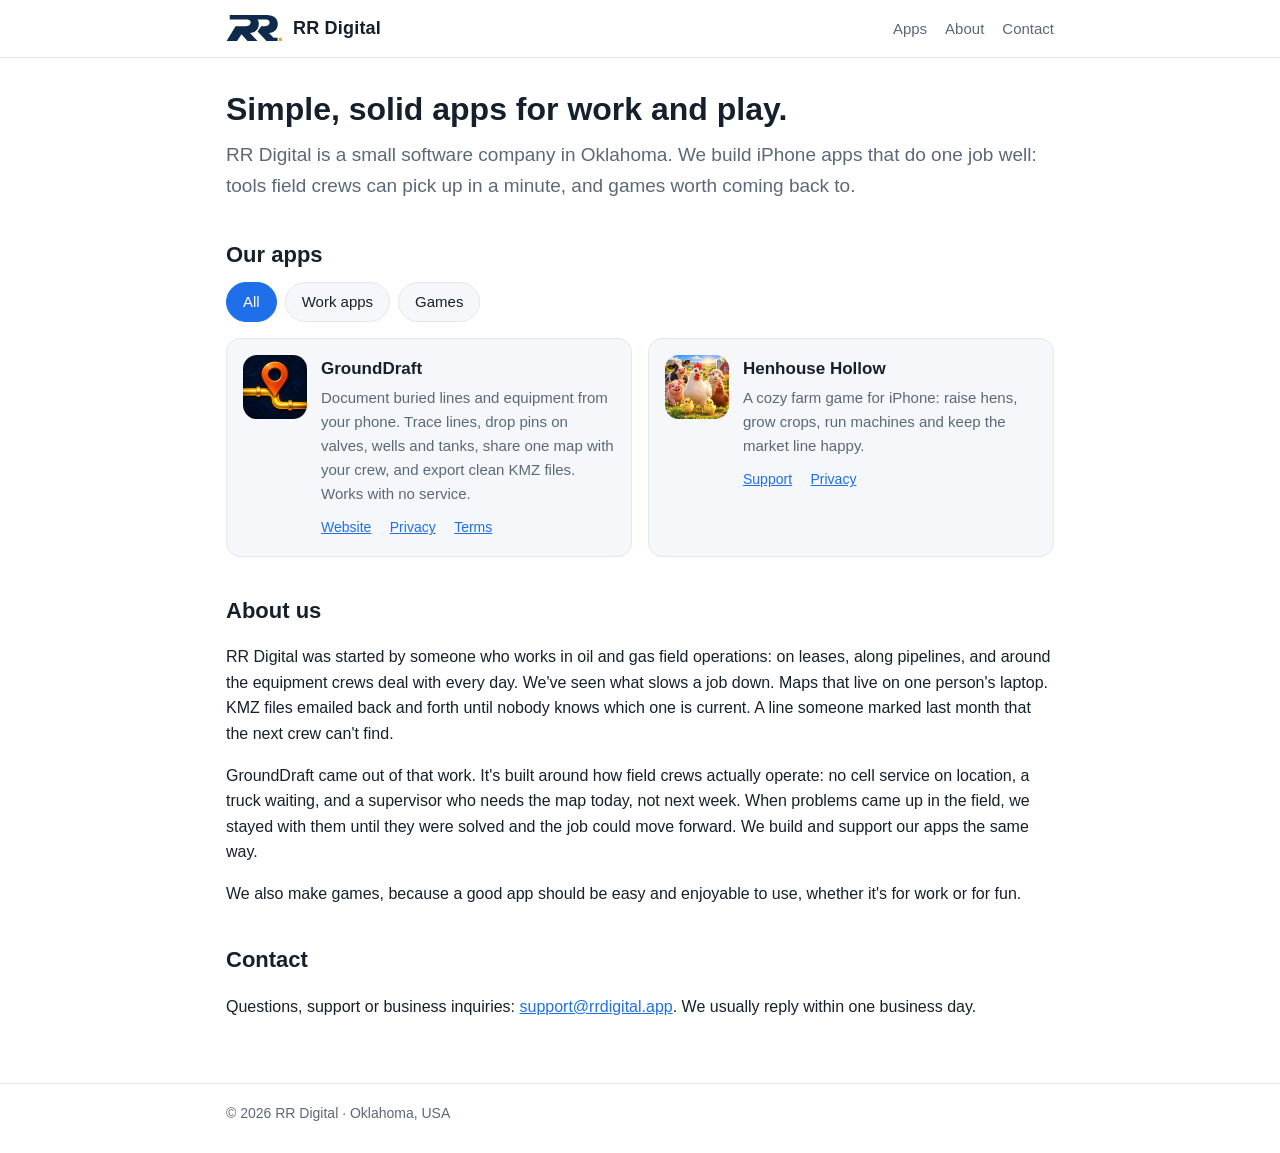
<file: index.html>
<!doctype html>
<html lang="en">
<head>
<meta charset="utf-8">
<meta name="viewport" content="width=device-width,initial-scale=1">
<title>RR Digital</title>
<meta name="description" content="RR Digital builds iPhone apps for field crews and players: GroundDraft and Henhouse Hollow.">
<link rel="icon" href="img/rr-mark.svg" type="image/svg+xml">
<link rel="apple-touch-icon" href="img/apple-touch-icon.png">
<link rel="stylesheet" href="style.css">
</head>
<body>
<header class="site"><div class="wrap">
  <a class="brand" href="index.html"><picture><source srcset="img/rr-mark-light.svg" media="(prefers-color-scheme: dark)"><img src="img/rr-mark.svg" alt="" width="57" height="28"></picture><span>RR Digital</span></a>
  <nav><a href="#apps">Apps</a><a href="#about">About</a><a href="#contact">Contact</a></nav>
</div></header>

<main class="wrap">
  <h1>Simple, solid apps for work and play.</h1>
  <p class="lead">RR Digital is a small software company in Oklahoma. We build iPhone apps that
  do one job well: tools field crews can pick up in a minute, and games worth coming back to.</p>

  <h2 id="apps">Our apps</h2>
  <div class="filters" role="group" aria-label="Show apps">
    <button class="on" data-show="all" aria-pressed="true">All</button>
    <button data-show="work" aria-pressed="false">Work apps</button>
    <button data-show="game" aria-pressed="false">Games</button>
  </div>
  <div class="apps">
    <div class="app" data-kind="work">
      <img src="img/grounddraft.png" alt="GroundDraft app icon">
      <div>
        <h3>GroundDraft</h3>
        <p>Document buried lines and equipment from your phone. Trace lines, drop pins on valves, wells and
        tanks, share one map with your crew, and export clean KMZ files. Works with no service.</p>
        <div class="links">
          <a href="https://grounddraft.app/">Website</a>
          <a href="https://grounddraft.app/privacy.html">Privacy</a>
          <a href="https://grounddraft.app/terms.html">Terms</a>
        </div>
      </div>
    </div>
    <div class="app" data-kind="game">
      <img src="img/henhouse-hollow.png" alt="Henhouse Hollow app icon">
      <div>
        <h3>Henhouse Hollow</h3>
        <p>A cozy farm game for iPhone: raise hens, grow crops, run machines and keep the market line happy.</p>
        <div class="links">
          <a href="https://srios1022.github.io/henhouse-hollow-site/">Support</a>
          <a href="https://srios1022.github.io/henhouse-hollow-site/privacy.html">Privacy</a>
        </div>
      </div>
    </div>
  </div>

  <h2 id="about">About us</h2>
  <p>RR Digital was started by someone who works in oil and gas field operations: on leases, along
  pipelines, and around the equipment crews deal with every day. We've seen what slows a job down. Maps
  that live on one person's laptop. KMZ files emailed back and forth until nobody knows which one is
  current. A line someone marked last month that the next crew can't find.</p>
  <p>GroundDraft came out of that work. It's built around how field crews actually operate: no cell service
  on location, a truck waiting, and a supervisor who needs the map today, not next week. When problems came
  up in the field, we stayed with them until they were solved and the job could move forward. We build and
  support our apps the same way.</p>
  <p>We also make games, because a good app should be easy and enjoyable to use, whether it's for work or
  for fun.</p>

  <h2 id="contact">Contact</h2>
  <p>Questions, support or business inquiries: <a href="mailto:support@rrdigital.app">support@rrdigital.app</a>.
  We usually reply within one business day.</p>
</main>

<footer class="site"><div class="wrap">
  © 2026 RR Digital · Oklahoma, USA
</div></footer>
<script>
  // Work apps / Games buttons. Without scripts, every app simply shows.
  const buttons = document.querySelectorAll('.filters button');
  buttons.forEach(b => b.addEventListener('click', () => {
    buttons.forEach(x => { x.classList.toggle('on', x === b); x.setAttribute('aria-pressed', x === b); });
    document.querySelectorAll('.app[data-kind]').forEach(a => { a.hidden = b.dataset.show !== 'all' && a.dataset.kind !== b.dataset.show; });
  }));
</script>
</body>
</html>
</file>
<file: style.css>
:root {
  --bg: #ffffff;
  --panel: #f5f7fa;
  --text: #16202c;
  --muted: #5b6878;
  --line: #e2e7ee;
  --accent: #1f6feb;
  --warn-bg: #fff6e5;
  --warn-line: #f0c36d;
}
@media (prefers-color-scheme: dark) {
  :root {
    --bg: #0d1420;
    --panel: #151f2e;
    --text: #e8edf4;
    --muted: #9aa8ba;
    --line: #233046;
    --accent: #5b9dff;
    --warn-bg: #2b2414;
    --warn-line: #7a5d1e;
  }
}
* { box-sizing: border-box; }
body {
  margin: 0;
  background: var(--bg);
  color: var(--text);
  font: 16px/1.6 -apple-system, BlinkMacSystemFont, "Segoe UI", Roboto, Helvetica, Arial, sans-serif;
}
a { color: var(--accent); }
header.site {
  border-bottom: 1px solid var(--line);
}
header.site .wrap {
  display: flex; align-items: center; justify-content: space-between; gap: 16px;
  padding-top: 14px; padding-bottom: 14px;
}
.brand { display: flex; align-items: center; gap: 10px; font-weight: 700; font-size: 18px; color: var(--text); text-decoration: none; letter-spacing: .2px; }
.brand img { display: block; height: 28px; width: auto; }
nav a { color: var(--muted); text-decoration: none; margin-left: 18px; font-size: 15px; }
nav a:hover { color: var(--text); }
.wrap { max-width: 860px; margin: 0 auto; padding-left: 16px; padding-right: 16px; }
main.wrap { padding-top: 32px; padding-bottom: 48px; }
h1 { font-size: 32px; line-height: 1.2; margin: 0 0 12px; }
h2 { font-size: 22px; margin: 36px 0 10px; }
h3 { font-size: 17px; margin: 22px 0 6px; }
.lead { font-size: 19px; color: var(--muted); margin: 0 0 8px; }
.meta { color: var(--muted); font-size: 14px; margin-top: 0; }
.filters { display: flex; flex-wrap: wrap; gap: 8px; margin: 4px 0 4px; }
.filters button {
  font: inherit; font-size: 15px; padding: 7px 16px; border-radius: 999px; cursor: pointer;
  border: 1px solid var(--line); background: var(--panel); color: var(--text);
}
.filters button.on { background: var(--accent); border-color: var(--accent); color: #fff; }
.app[hidden] { display: none; }
.apps { display: grid; grid-template-columns: repeat(auto-fit, minmax(260px, 1fr)); gap: 16px; margin-top: 16px; }
.app {
  display: flex; gap: 14px; align-items: flex-start;
  background: var(--panel); border: 1px solid var(--line); border-radius: 14px; padding: 16px;
}
.app img { width: 64px; height: 64px; border-radius: 14px; flex: none; }
.app h3 { margin: 0 0 4px; }
.app p { margin: 0 0 8px; color: var(--muted); font-size: 15px; }
.app .links a { font-size: 14px; margin-right: 14px; }
.hero { display: flex; gap: 18px; align-items: center; margin-bottom: 8px; }
.hero img { width: 88px; height: 88px; border-radius: 20px; flex: none; }
.note {
  background: var(--warn-bg); border: 1px solid var(--warn-line); border-radius: 10px;
  padding: 12px 14px; margin: 18px 0;
}
ul { padding-left: 22px; }
li { margin: 4px 0; }
footer.site { border-top: 1px solid var(--line); color: var(--muted); font-size: 14px; }
footer.site .wrap { padding-top: 18px; padding-bottom: 28px; }
footer.site a { color: var(--muted); margin-right: 14px; }
@media (max-width: 520px) {
  h1 { font-size: 26px; }
  .hero img { width: 64px; height: 64px; border-radius: 14px; }
  nav a { margin-left: 12px; }
}
</file>
